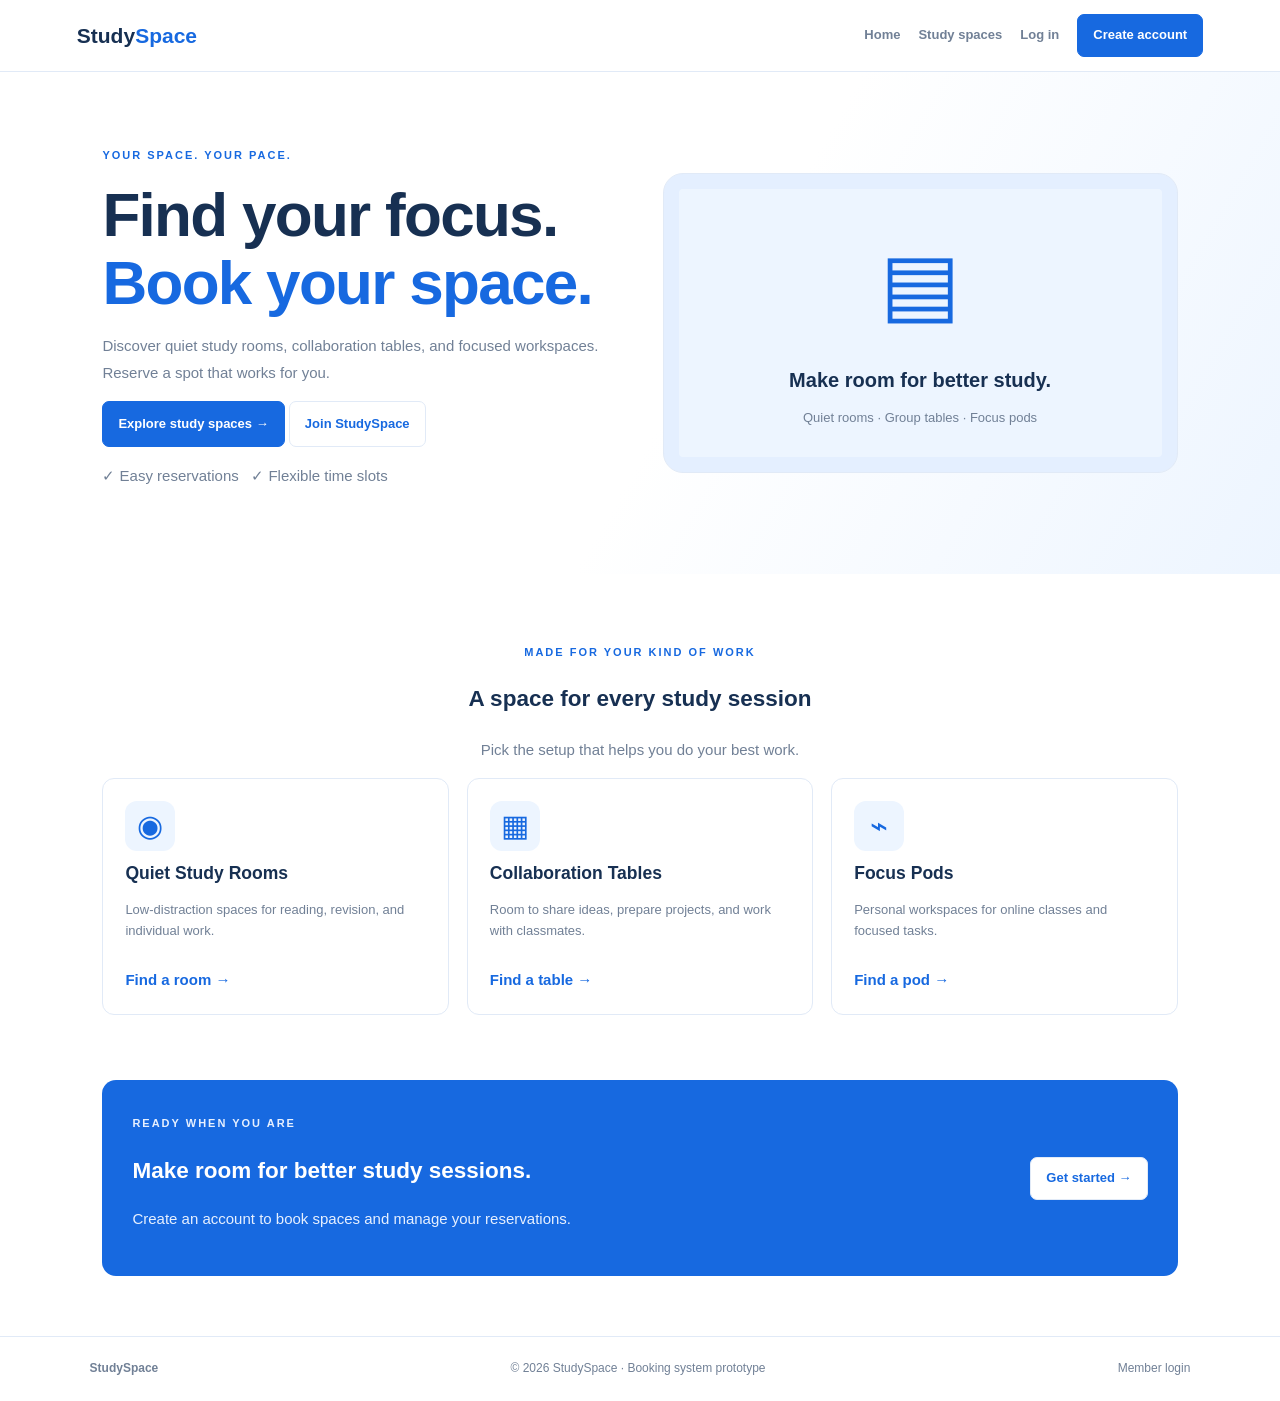
<file: index.html>
<!doctype html>
  <html lang="en">
  <head><meta charset="utf-8">
    <meta name="viewport" content="width=device-width,initial-scale=1">
    <title>StudySpace | Book your focus</title>
    <link rel="stylesheet" href="study.css">
    <link rel="stylesheet" href="index.css">
  
  </head>
  <body>
    <header class="top">
      <a class="brand" href="index.html">Study<b>Space</b></a>
      <button class="mobile btn" id="menu">☰</button>
      <nav id="nav"><a href="index.html">Home</a>
        <a href="#spaces">Study spaces</a><a href="login.html" id="loginLink">Log in</a>
        <a class="btn primary" href="form.html" id="registerLink">Create account</a></nav>
      
    </header>
    
    <main>
      <section class="hero"><div><span class="eyebrow">YOUR SPACE. YOUR PACE.</span>
        <h1>Find your focus.<br><span class="blue">Book your space.</span></h1>
        <p>Discover quiet study rooms, collaboration tables, and focused workspaces. Reserve a spot that works for you.</p><p>
          <a class="btn primary" id="explore" href="login.html">Explore study spaces →</a> <a class="btn" href="form.html">Join StudySpace</a></p>
        <p>✓ Easy reservations &nbsp; ✓ Flexible time slots</p></div>
        <div class="hero-art">▤<div style="font-size:20px;font-weight:bold;color:#173052">Make room for better study.</div>
          <div style="font-size:13px;color:#718096">Quiet rooms · Group tables · Focus pods</div></div></section>
      <section class="section" id="spaces"><div class="center"><span class="eyebrow">MADE FOR YOUR KIND OF WORK</span>
        <h2>A space for every study session</h2><p class="muted">Pick the setup that helps you do your best work.</p></div>
        <div class="cards"><article class="card"><div class="symbol">◉</div>
          <h3>Quiet Study Rooms</h3><p>Low-distraction spaces for reading, revision, and individual work.</p>
          <a class="blue protected" href="login.html">Find a room →</a></article><article class="card"><div class="symbol">▦</div>
            <h3>Collaboration Tables</h3><p>Room to share ideas, prepare projects, and work with classmates.</p>
            <a class="blue protected" href="login.html">Find a table →</a></article>
          <article class="card"><div class="symbol">⌁</div>
            <h3>Focus Pods</h3><p>Personal workspaces for online classes and focused tasks.</p>
            <a class="blue protected" href="login.html">Find a pod →</a></article></div></section>
      <section class="cta"><div><span class="eyebrow" style="color:#e7f0ff">READY WHEN YOU ARE</span>
        <h2>Make room for better study sessions.</h2><p>Create an account to book spaces and manage your reservations.</p></div>
        <a class="btn white" href="form.html">Get started →</a></section></main>
    <footer class="foot"><b>StudySpace</b><span>© <span id="year"></span> StudySpace · Booking system prototype</span><a href="login.html">Member login</a></footer>
    
    <script src="index.js"></script></body>
  </html>
</file>
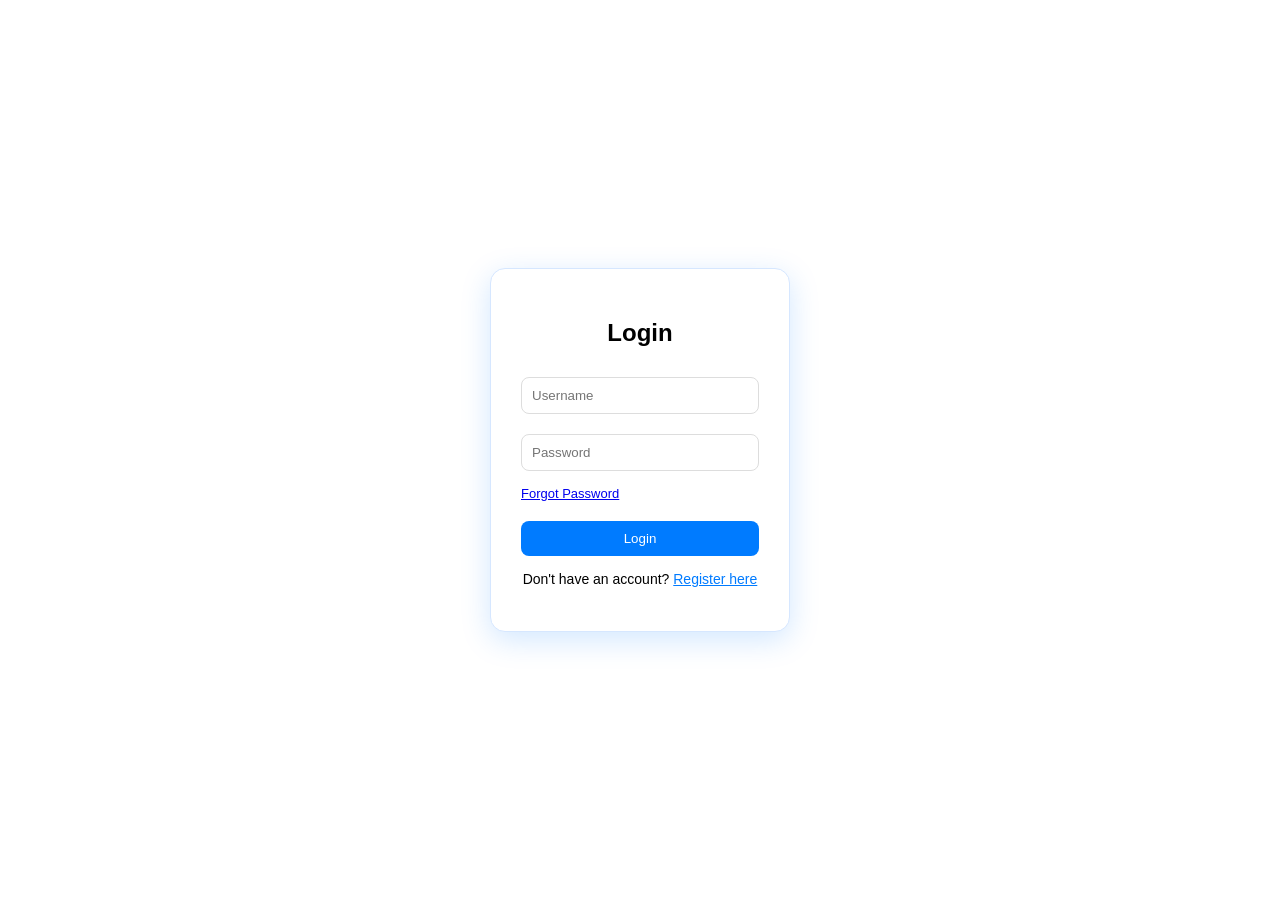
<file: admin.html>
<!doctype html><html lang="en"><head><meta charset="utf-8"><meta name="viewport" content="width=device-width,initial-scale=1"><title>Admin | StudySpace</title><link rel="stylesheet" href="study.css"></head><body><header class="top"><a class="brand" href="index.html">Study<b>Space</b></a><button class="mobile btn" id="menu">☰</button><nav id="nav"><a href="study-dashboard.html">Dashboard</a><a href="spaces.html">Find a space</a><a href="reservations.html">My reservations</a><a href="admin.html">Admin</a><a href="#" id="logout" class="btn">Log out</a></nav></header><main class="wrap"><div class="pagehead"><div><span class="eyebrow">SYSTEM MANAGEMENT</span><h1>Admin dashboard</h1><p class="muted">Manage spaces and reservations.</p></div></div><div class="notice"> admin access is based on the username <b>Secret No Clue</b>. This is not secure server-side authorization.</div><div class="grid stats"><div class="stat"><span>Total spaces</span><strong id="spaceCount">0</strong></div><div class="stat"><span>Total reservations</span><strong id="bookingCount">0</strong></div><div class="stat"><span>Active reservations</span><strong id="activeCount">0</strong></div></div><section class="panel" style="margin-bottom:22px"><h2>Add a study space</h2><form id="add"><div class="fieldgrid"><div class="field"><label for="name">Space name</label><input id="name" required maxlength="60"></div><div class="field"><label for="type">Type</label><select id="type"><option>Quiet Room</option><option>Group Table</option><option>Group Room</option><option>Focus Pod</option></select></div><div class="field"><label for="capacity">Capacity</label><input id="capacity" type="number" min="1" max="30" value="1" required></div><div class="field"><label for="rate">Rate per hour (₱)</label><input id="rate" type="number" min="0" value="30" required></div><div class="field" style="grid-column:1/-1"><label for="description">Description</label><input id="description" maxlength="180"></div></div><div class="actions"><button class="btn primary">Add space</button></div></form></section><section class="panel" style="margin-bottom:22px"><h2>Manage spaces</h2><div id="spaceTable"></div></section><section class="panel"><h2>All reservations</h2><div class="toolbar"><select id="status"><option value="all">All statuses</option><option>Confirmed</option><option>Cancelled</option></select></div><div id="bookingTable"></div></section></main><footer class="foot">StudySpace · Admin prototype</footer><script src="study-core.js"></script><script src="admin.js"></script></body></html>
</file>
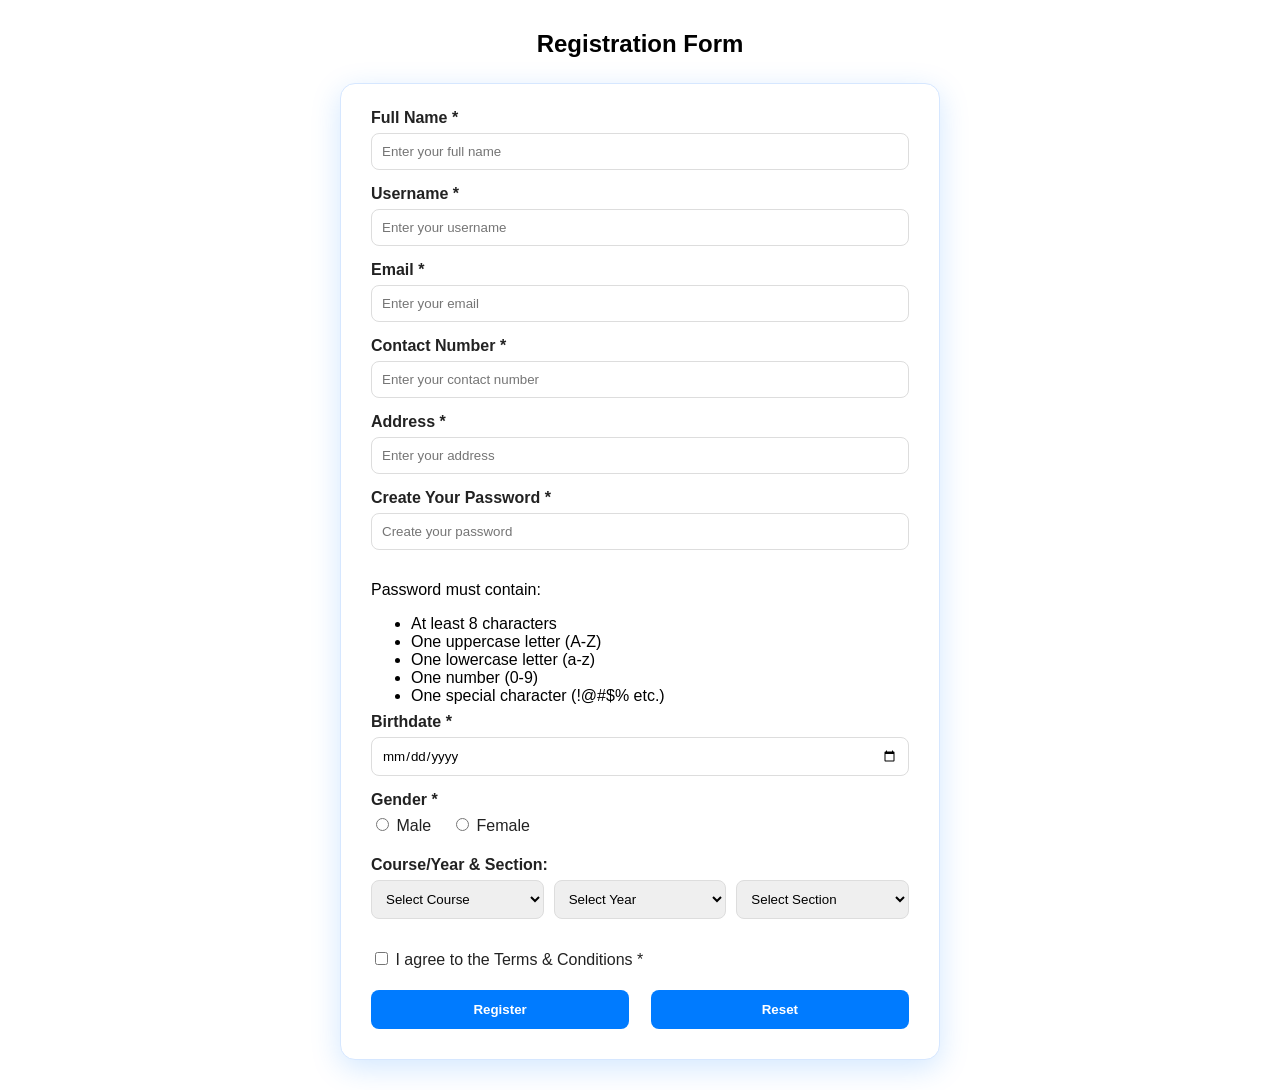
<file: form.html>
<!DOCTYPE html>
<html lang="en">
<head>
    <meta charset="UTF-8"/>
    <meta name="viewport" content="width=device-width, initial-scale=1"/>
    <title>Registration Form Activity</title>
    <link rel="stylesheet" href="form.css">
</head>
<body>
    <h2>Registration Form</h2>
    <form id="registerform" onsubmit="return validateForm()">

        <label for="fullname">Full Name *</label>
        <input type="text" id="fulname" name="fullname" placeholder="Enter your full name" required=""/>

        <label for="username">Username *</label>
        <input type="text" id="username" name="username" placeholder="Enter your username" required=""/>

        <label for="email">Email *</label>
        <input type="email" id="email" name="email" placeholder="Enter your email" required=""/>

        <label for="contact">Contact Number *</label>
        <input type="tel" id="contact" name="contact" placeholder="Enter your contact number" required="[0-9]{11}" maxlength="11"/>

        <label for="address">Address *</label>
        <input type="text" id="address" name="address" placeholder="Enter your address" required=""/>

        
<label for="password">Create Your Password *</label>
<input type="password" id="password" name="password" placeholder="Create your password" required=""/>

<div id="passwordRequirements" class="password-requirements">
    <p>Password must contain:</p>
    <ul>
        <li id="reg-length">At least 8 characters</li>
        <li id="reg-upper">One uppercase letter (A-Z)</li>
        <li id="reg-lower">One lowercase letter (a-z)</li>
        <li id="reg-number">One number (0-9)</li>
        <li id="reg-special">One special character (!@#$% etc.)</li>
    </ul>
</div>

<div id="confirmPasswordGroup" style="display: none;">
    <label for="confirmPassword">Re-enter Password *</label>
    <input type="password" id="confirmPassword" name="confirmPassword" placeholder="Re-enter your password" disabled/>
</div>

<span id="passwordError"></span>

        
        <label for="birthdate">Birthdate *</label>
        <input type="date" id="birthdate" name="birthdate" required=""/>

        <label>Gender *</label>
        <div class="radio-group">
            <label><input type="radio" name="gender" value="Male"/> Male</label>
            <label><input type="radio" name="gender" value="Female"/> Female</label>
        </div>

        <label>Course/Year & Section:</label>
        <div class="course-year-section">
            <select id="course" name="course">
                <option value="">Select Course</option>
                <option value="BSIT">BSIT</option>
                <option value="BSCS">BSCS</option>
                <option value="BLIS">BLIS</option>
            </select>

            <select id="year" name="year">
                <option value="">Select Year</option>
                <option value="1">1</option>
                <option value="2">2</option>
                <option value="3">3</option>
                <option value="4">4</option>
            </select>

            <select id="section" name="section">
                <option value="">Select Section</option>
                <option value="A">A</option>
                <option value="B">B</option>
                <option value="C">C</option>
            </select>
        </div>

        <div class="checkbox-group">
            <label><input type="checkbox" id="terms" name="terms" required=""/> I agree to the Terms & Conditions *</label>
        </div>

        <div class="button-group">
            <button type="submit">Register</button>
            <button type="reset">Reset</button>
        </div>
    </form>

    <script src="form.js"></script>
</body>
</html>
</file>
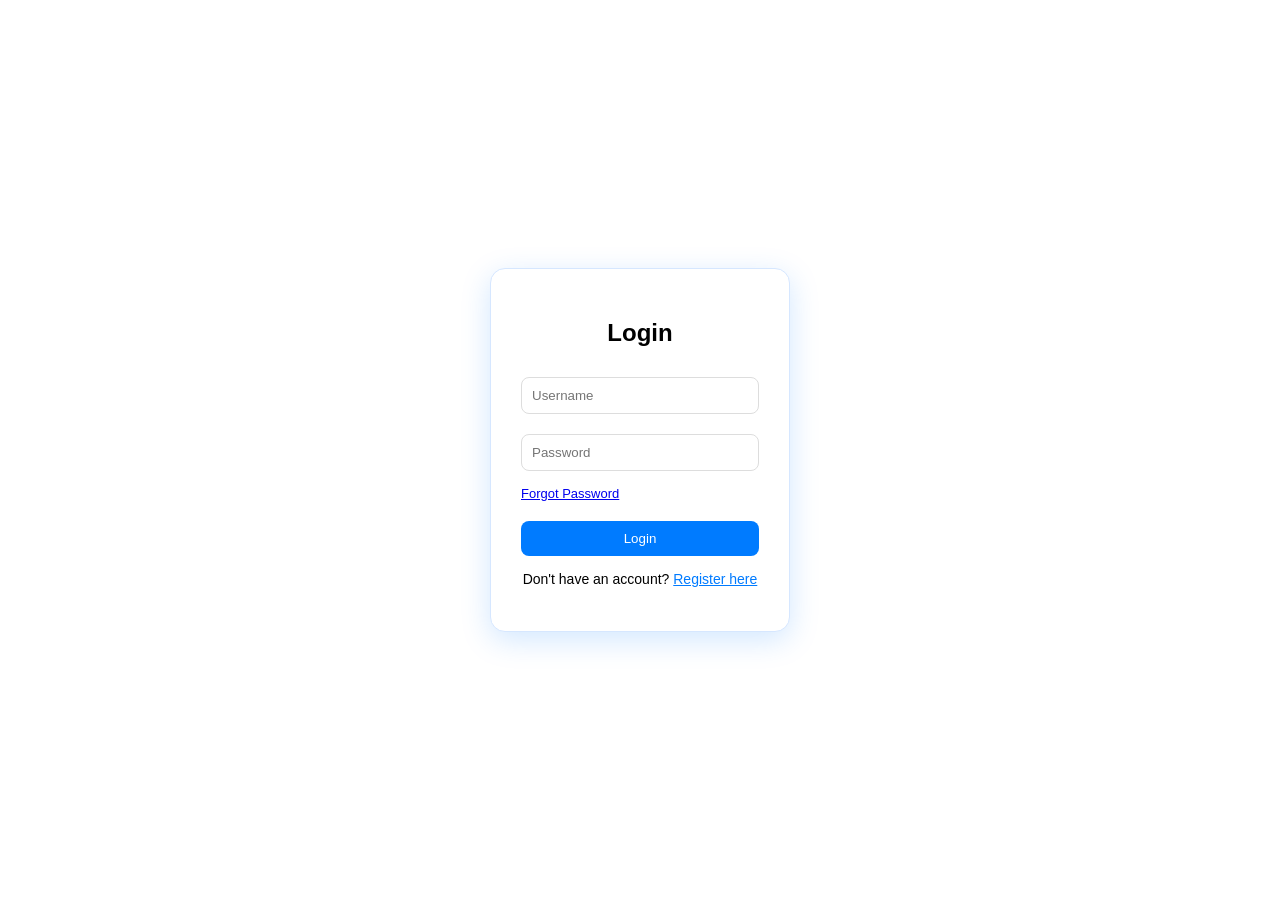
<file: login.html>
<!DOCTYPE html>
<html>
<head>
  <title>Login</title>
  <link rel="stylesheet" href="login.css">
</head>
<body>

  <div class="container">
    <h2>Login</h2>

    <form id="loginForm">
      <input type="text" id="username" placeholder="Username">
      <input type="password" id="password" placeholder="Password">
      <a href="forgot.html" class="forgot">Forgot Password</a>
      <button type="submit">Login</button>
    </form>
    <p id="error"></p>

    <div class="links">
      <p>Don't have an account? 
        <a href="form.html">Register here</a>
      </p>
    </div>
  </div>

  <script src="login.js"></script>
</body>
</html>
</file>
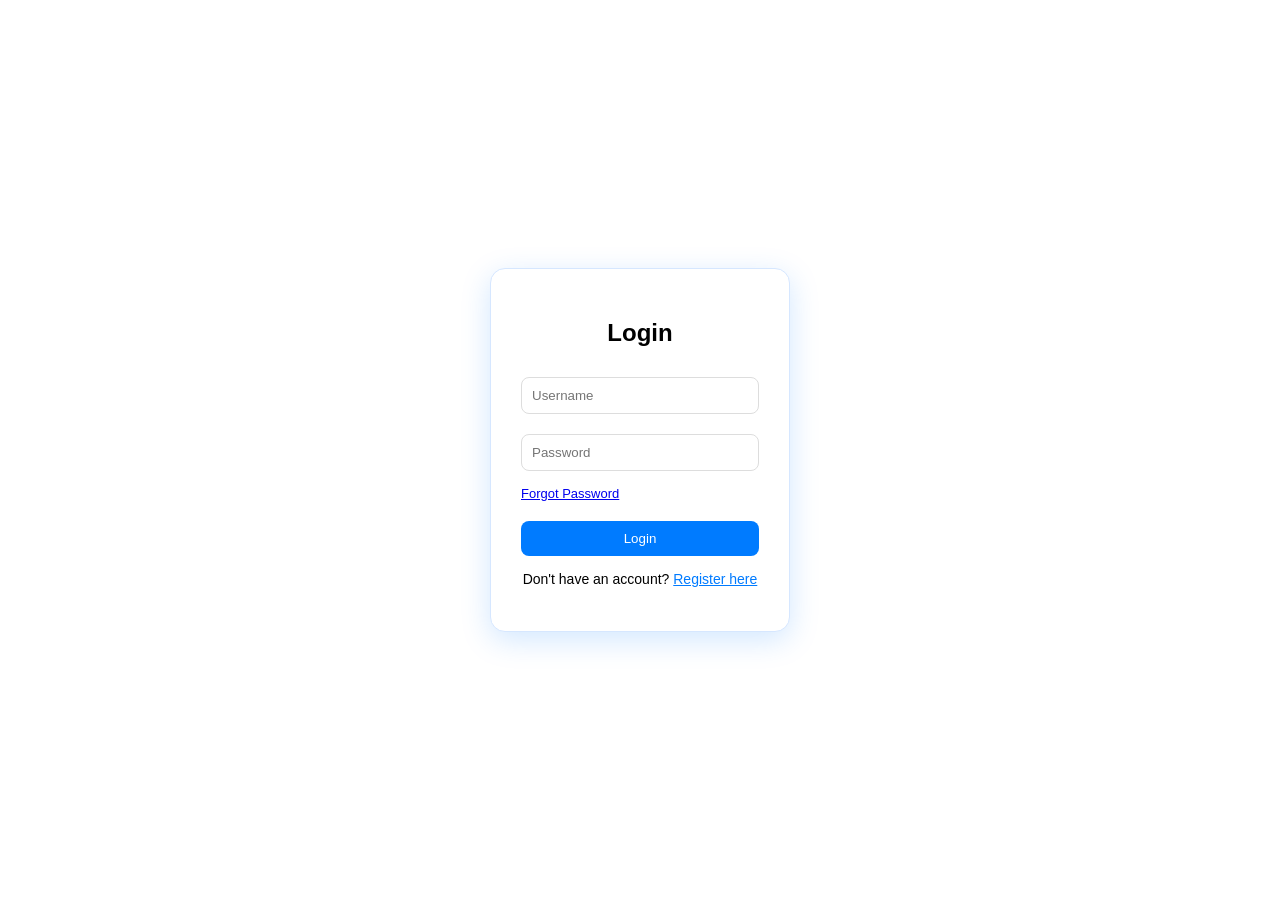
<file: reservations.html>
<!doctype html><html lang="en"><head><meta charset="utf-8"><meta name="viewport" content="width=device-width,initial-scale=1"><title>My reservations | StudySpace</title><link rel="stylesheet" href="study.css"></head><body><header class="top"><a class="brand" href="index.html">Study<b>Space</b></a><button class="mobile btn" id="menu">☰</button><nav id="nav"><a href="study-dashboard.html">Dashboard</a><a href="spaces.html">Find a space</a><a href="reservations.html">My reservations</a><a href="admin.html" id="adminLink" hidden>Admin</a><a href="#" id="logout" class="btn">Log out</a></nav></header><main class="wrap"><div class="pagehead"><div><span class="eyebrow">YOUR BOOKINGS</span><h1>My reservations</h1><p class="muted">Review upcoming sessions and booking history.</p></div><a class="btn primary" href="spaces.html">+ New reservation</a></div><div class="toolbar"><select id="filter"><option value="all">All statuses</option><option>Confirmed</option><option>Cancelled</option></select></div><section class="panel" id="list"></section></main><footer class="foot">StudySpace · Manage your bookings in one place.</footer><script src="study-core.js"></script><script src="reservations.js"></script></body></html>
</file>
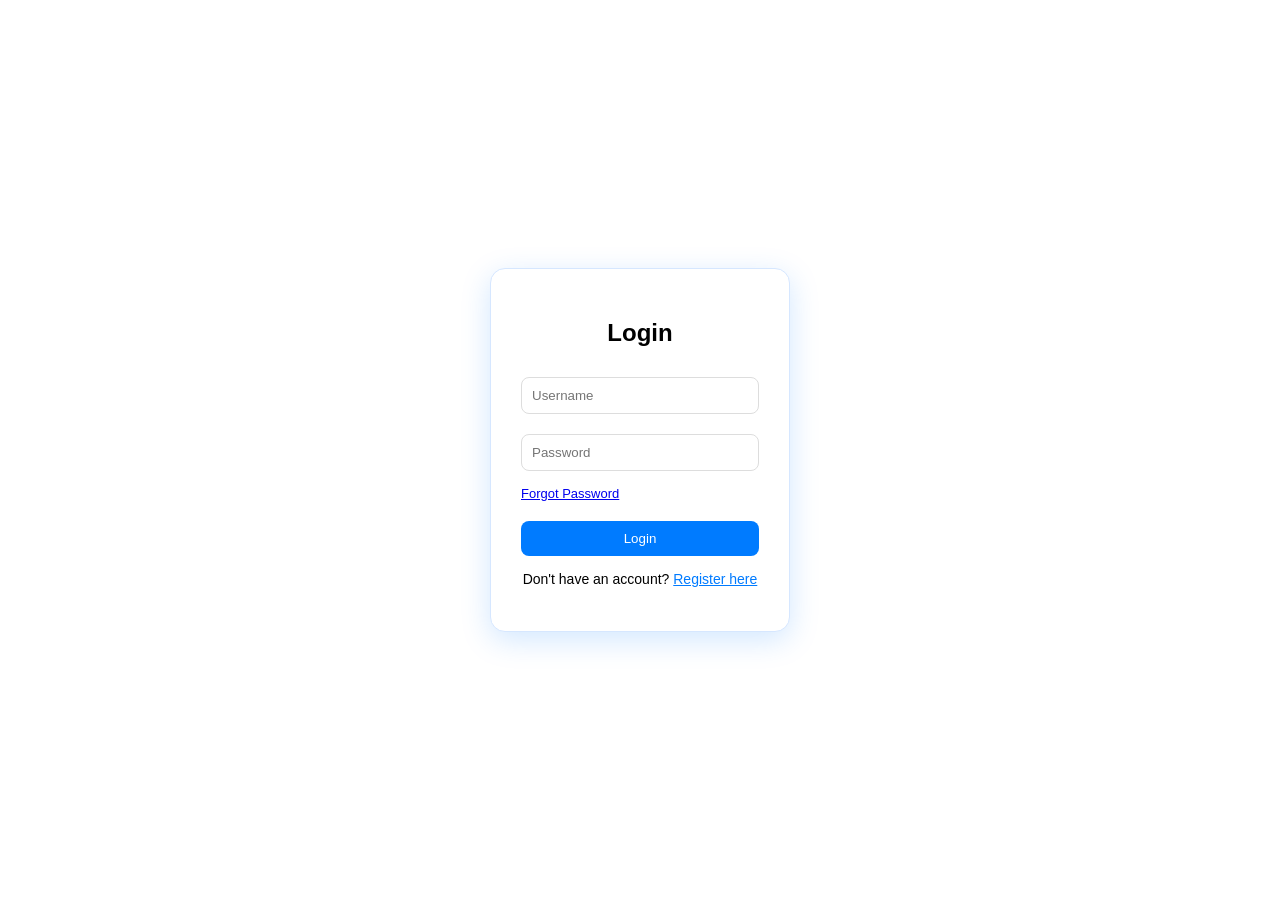
<file: spaces.html>
<!doctype html><html lang="en"><head><meta charset="utf-8"><meta name="viewport" content="width=device-width,initial-scale=1"><title>Find a space | StudySpace</title><link rel="stylesheet" href="study.css"></head><body><header class="top"><a class="brand" href="index.html">Study<b>Space</b></a><button class="mobile btn" id="menu">☰</button><nav id="nav"><a href="study-dashboard.html">Dashboard</a><a href="spaces.html">Find a space</a><a href="reservations.html">My reservations</a><a href="admin.html" id="adminLink" hidden>Admin</a><a href="#" id="logout" class="btn">Log out</a></nav></header><main class="wrap"><div class="pagehead"><div><span class="eyebrow">FIND YOUR FOCUS</span><h1>Explore study spaces</h1><p class="muted">Choose a space and reserve a time.</p></div></div><div class="toolbar"><input id="search" placeholder="Search spaces…"><select id="type"><option value="all">All types</option><option>Quiet Room</option><option>Group Table</option><option>Group Room</option><option>Focus Pod</option></select></div><div class="grid spaces" id="spaceGrid"></div><section class="panel" id="bookingPanel" hidden style="margin-top:25px"><div class="pagehead"><div><span class="eyebrow">RESERVE YOUR SPOT</span><h2 id="bookTitle">Book a space</h2><p class="muted" id="bookInfo"></p></div><button class="btn" id="close">Close</button></div><form id="bookForm"><input id="sid" type="hidden"><div class="fieldgrid"><div class="field"><label for="day">Date</label><input id="day" type="date" required></div><div class="field"><label for="start">Start time</label><select id="start"><option>08:00</option><option>09:00</option><option>10:00</option><option>11:00</option><option>12:00</option><option>13:00</option><option>14:00</option><option>15:00</option><option>16:00</option><option>17:00</option><option>18:00</option></select></div><div class="field"><label for="duration">Duration</label><select id="duration"><option value="1">1 hour</option><option value="2">2 hours</option><option value="3">3 hours</option><option value="4">4 hours</option></select></div><div class="field"><label for="guests">Guests</label><input id="guests" type="number" min="1" value="1" required></div></div><div class="notice" id="price">Select date and time.</div><div id="message" aria-live="polite"></div><div class="actions"><button class="btn primary" type="submit">Confirm reservation</button><button class="btn" type="button" id="cancel">Close</button></div></form></section></main><footer class="foot">StudySpace · Book a better study session.</footer><script src="study-core.js"></script><script src="spaces.js"></script></body></html>
</file>
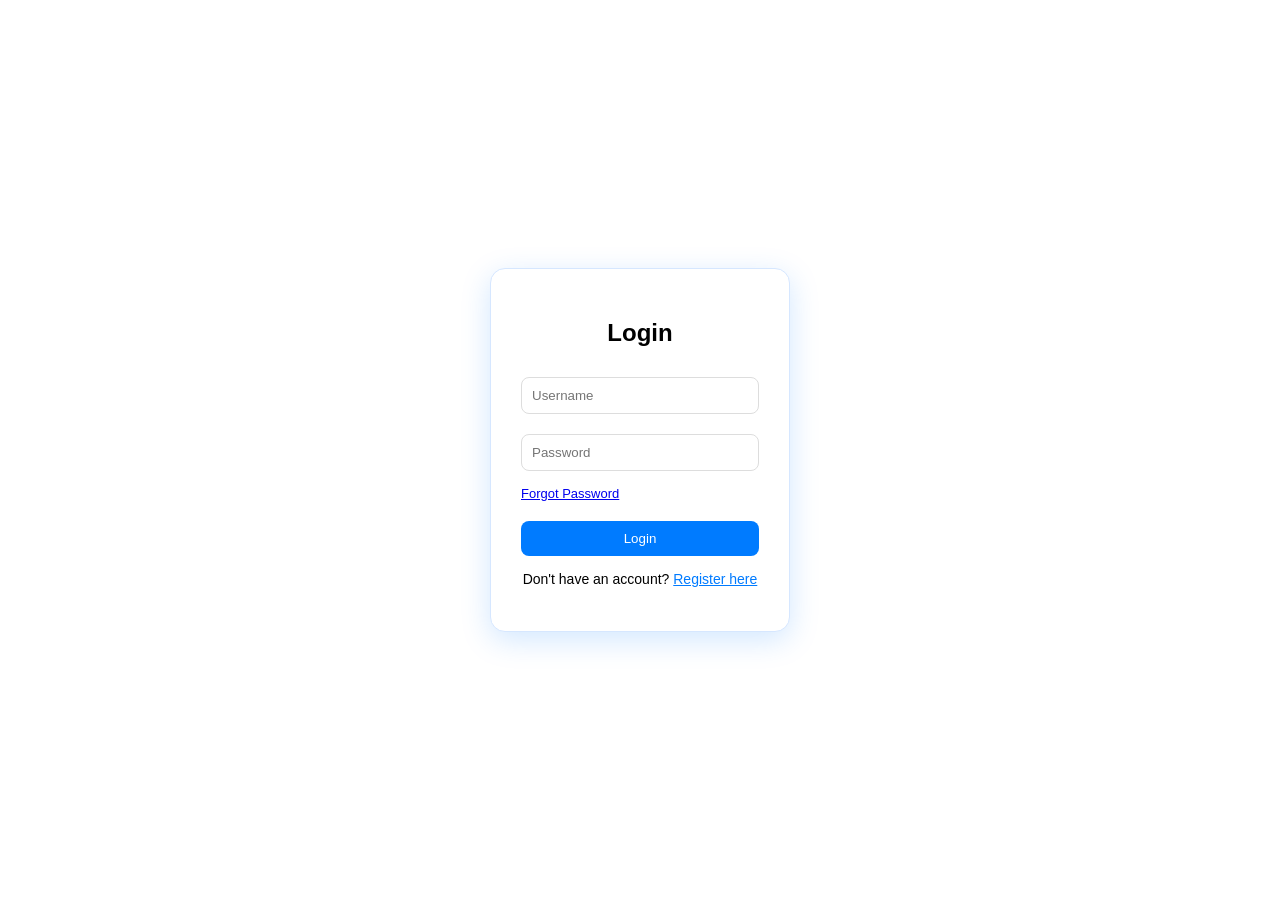
<file: study-dashboard.html>
<!doctype html><html lang="en"><head><meta charset="utf-8"><meta name="viewport" content="width=device-width,initial-scale=1"><title>Dashboard | StudySpace</title><link rel="stylesheet" href="study.css"></head><body><header class="top"><a class="brand" href="index.html">Study<b>Space</b></a><button class="mobile btn" id="menu">☰</button><nav id="nav"><a href="study-dashboard.html">Dashboard</a><a href="spaces.html">Find a space</a><a href="reservations.html">My reservations</a><a id="adminLink" href="admin.html" hidden>Admin</a><a href="#" id="logout" class="btn">Log out</a></nav></header><main class="wrap"><div class="pagehead"><div><span class="eyebrow">YOUR STUDYSPACE</span><h1 id="welcome">Welcome back</h1><p class="muted">Plan your next focused study session.</p></div><a class="btn primary" href="spaces.html">+ Book a space</a></div><div class="grid stats"><div class="stat"><span>My reservations</span><strong id="total">0</strong></div><div class="stat"><span>Upcoming sessions</span><strong id="upcoming">0</strong></div><div class="stat"><span>Hours booked</span><strong id="hours">0</strong></div></div><section class="panel"><h2>Upcoming reservations</h2><div id="list"></div></section><section style="margin-top:25px"><div class="pagehead"><div><h2>Explore study spaces</h2><p class="muted">Choose the setup that suits your work.</p></div><a class="btn" href="spaces.html">See all →</a></div><div class="grid spaces" id="preview"></div></section></main><footer class="foot">StudySpace · Your study, your pace.</footer><script src="study-core.js"></script><script src="study-dashboard.js"></script></body></html>
</file>
<file: study.css>
:root{--b:#1769e0;--bd:#1052b8;--p:#edf5ff;--t:#173052;--m:#718096;--line:#e1eaf7}*{box-sizing:border-box}body{margin:0;font:15px Arial,sans-serif;color:var(--t);line-height:1.6}a{text-decoration:none;color:inherit}button,input,select{font:inherit}.top{padding:14px 6%;border-bottom:1px solid var(--line);display:flex;justify-content:space-between;align-items:center;gap:18px;position:sticky;top:0;background:#fff;z-index:5}.brand{font-size:21px;font-weight:800}.brand b{color:var(--b)}nav{display:flex;align-items:center;gap:18px}nav a{font-size:13px;font-weight:bold;color:var(--m)}nav a:hover{color:var(--b)}.btn{display:inline-block;border:1px solid var(--line);border-radius:7px;padding:10px 15px;background:#fff;color:var(--b);font-weight:bold;font-size:13px;cursor:pointer}.primary{background:var(--b);color:#fff;border-color:var(--b)}.primary:hover{background:var(--bd)}.wrap{max-width:1150px;margin:auto;padding:34px 24px 60px}.eyebrow{color:var(--b);font-size:11px;letter-spacing:2px;font-weight:bold}.hero{display:grid;grid-template-columns:1fr 1fr;gap:45px;align-items:center;padding:70px 8%;background:linear-gradient(120deg,#fff 55%,var(--p))}.hero h1{font-size:clamp(40px,5vw,62px);line-height:1.1;margin:15px 0}.blue{color:var(--b)}.hero p,.muted{color:var(--m);line-height:1.8}.hero-art{border-radius:20px;background:var(--p);padding:40px;text-align:center;color:var(--b);font-size:85px;border:1px solid var(--line)}.section{padding:65px 8%}.center{text-align:center}.cards{display:grid;grid-template-columns:repeat(3,minmax(0,1fr));gap:18px}.card,.panel,.stat{border:1px solid var(--line);border-radius:12px;background:white;padding:22px}.card h3{margin:8px 0}.card p{font-size:13px;color:var(--m);min-height:55px}.symbol{font-size:30px;color:var(--b);background:var(--p);display:grid;place-items:center;width:50px;height:50px;border-radius:12px}.cta{background:var(--b);color:#fff;margin:0 8% 60px;padding:30px;border-radius:14px;display:flex;justify-content:space-between;align-items:center;gap:20px}.cta p{color:#e7f0ff}.white{background:white;color:var(--b)}.foot{border-top:1px solid var(--line);padding:22px 7%;display:flex;justify-content:space-between;gap:15px;color:var(--m);font-size:12px}.pagehead{display:flex;justify-content:space-between;align-items:start;gap:18px;margin-bottom:24px}.pagehead h1{font-size:32px;line-height:1.2;margin:5px 0}.grid{display:grid;gap:18px}.stats{grid-template-columns:repeat(3,minmax(0,1fr));margin-bottom:22px}.stat{background:linear-gradient(135deg,#fff,#f4f8ff)}.stat span{font-size:12px;color:var(--m)}.stat strong{display:block;font-size:28px;color:var(--b)}.spaces{grid-template-columns:repeat(3,minmax(0,1fr))}.space{padding:0;overflow:hidden;display:flex;flex-direction:column}.space-icon{height:115px;background:var(--p);display:grid;place-items:center;color:var(--b);font-size:45px}.space-inner{padding:18px;display:flex;flex-direction:column;flex:1}.space-inner p{flex:1}.space-meta{font-size:12px;display:flex;justify-content:space-between;gap:8px;margin:8px 0 14px}.fieldgrid{display:grid;grid-template-columns:repeat(2,minmax(0,1fr));gap:14px}.field{display:grid;gap:5px}.field label{font-size:12px;font-weight:bold}.field input,.field select{width:100%;padding:11px;border:1px solid #d6e2f2;border-radius:7px;background:white;color:var(--t)}.actions{display:flex;gap:10px;flex-wrap:wrap;margin-top:17px}.notice{padding:12px;background:var(--p);color:#174f9d;border-radius:8px;font-size:13px;margin:14px 0}.notice.error{background:#fff0f0;color:#a22}.tablewrap{overflow:auto}table{width:100%;border-collapse:collapse;min-width:600px}th,td{text-align:left;padding:12px;border-bottom:1px solid var(--line);font-size:12px}th{background:#f7faff;color:var(--m)}.badge{display:inline-block;padding:4px 9px;background:var(--p);color:var(--b);border-radius:20px;font-size:11px;font-weight:bold}.empty{text-align:center;padding:28px;color:var(--m);border:1px dashed #cddcf0;border-radius:10px}.empty b{display:block;color:var(--t)}.toolbar{display:flex;gap:10px;flex-wrap:wrap;margin-bottom:18px}.toolbar input,.toolbar select{padding:10px;border:1px solid var(--line);border-radius:7px}.mobile{display:none}@media(max-width:780px){.hero{grid-template-columns:1fr;text-align:center;padding:50px 6%}.cards,.spaces{grid-template-columns:repeat(2,minmax(0,1fr))}.hero-art{font-size:65px}.section{padding:50px 6%}.cta{margin:0 6% 45px}.top{padding:12px 5%}nav{gap:10px}}@media(max-width:580px){.top{flex-wrap:wrap}.mobile{display:block}.top nav{display:none;width:100%;flex-direction:column;align-items:stretch}.top nav.open{display:flex}.top nav a{padding:8px}.cards,.spaces,.stats,.fieldgrid{grid-template-columns:1fr}.pagehead,.cta,.foot{flex-direction:column}.pagehead h1{font-size:27px}.hero h1{font-size:42px}.wrap{padding:26px 5%}.hero-art{padding:25px}.cta{padding:25px}}
</file>
<file: index.css>
.hero h1{letter-spacing:-1.7px}.hero-art{min-height:300px;display:flex;flex-direction:column;align-items:center;justify-content:center;gap:12px;box-shadow:inset 0 0 0 15px #e4efff}.protected{font-weight:bold}.protected:hover{color:#1052b8}
</file>
<file: form.css>
body {
    font-family: Arial, sans-serif;
    margin: 0;
    padding: 30px 15px;
    background: #ffffff;
    min-height: 100vh;
    box-sizing: border-box;
}

/* Registration form */
form {
    background: #ffffff;
    max-width: 600px;
    margin: 0 auto;
    padding: 25px 30px 30px;

    border: 1px solid #d6e7ff;
    border-radius: 15px;
    box-shadow: 0 8px 30px rgba(0, 123, 255, 0.18);

    box-sizing: border-box;
}

h2 {
    text-align: center;
    color: #000000;
    margin-top: 0;
    margin-bottom: 25px;
}


label {
    display: block;
    font-weight: bold;
    margin-bottom: 6px;
    color: #222222;
}


input[type="text"],
input[type="email"],
input[type="password"],
input[type="date"],
input[type="tel"],
input[type="number"],
select {
    width: 100%;
    padding: 10px;
    box-sizing: border-box;

    border: 1px solid #dddddd;
    border-radius: 8px;
    margin-bottom: 15px;

    outline: none;
    font-family: Arial, sans-serif;
}

input:focus,
select:focus {
    border-color: #007BFF;
    box-shadow: 0 0 5px rgba(0, 123, 255, 0.2);
}


.radio-group,
.checkbox-group {
    display: flex;
    gap: 20px;
    margin-bottom: 15px;
    flex-wrap: wrap;
}

.radio-group label,
.checkbox-group label {
    font-weight: normal;
}


.course-year-section {
    display: flex;
    gap: 10px;
    margin-bottom: 15px;
}

.course-year-section select {
    width: 33.33%;
    min-width: 0;
}


button {
    width: 48%;
    padding: 12px;

    background-color: #007BFF;
    color: #ffffff;
    font-weight: bold;

    border: none;
    border-radius: 8px;
    cursor: pointer;
    transition: background-color 0.2s;
}

button:hover {
    background-color: #0056b3;
}

.button-group {
    display: flex;
    justify-content: space-between;
    gap: 10px;
}

/* Password error message */
#passwordError {
    display: block;
    margin-top: -8px;
    margin-bottom: 12px;
    color: red;
    font-size: 14px;
    text-align: center;
}


@media (max-width: 480px) {
    body {
        padding: 15px 10px;
    }

    form {
        padding: 20px 18px;
    }

    .course-year-section {
        gap: 6px;
    }

    .course-year-section select {
        width: 33.33%;
        font-size: 12px;
    }

    .radio-group,
    .checkbox-group {
        gap: 12px;
    }

    button {
        width: 50%;
        padding: 11px 6px;
    }
    
/* Password requirements */
.password-requirements {
    margin: -5px 0 15px;
    padding: 10px 12px;
    border: 1px solid #d6e7ff;
    border-radius: 8px;
    background: #f7fbff;
    font-size: 13px;
    color: #333333;
}

.password-requirements p {
    margin: 0 0 6px;
    font-weight: bold;
}

.password-requirements ul {
    margin: 0;
    padding-left: 20px;
}

.password-requirements li {
    margin: 3px 0;
}

.password-requirements li.valid {
    color: #16803c;
}

.password-requirements li.invalid {
    color: #c62828;
 }
}
</file>
<file: login.css>
body {
  margin: 0;
  padding: 20px;
  font-family: Arial, sans-serif;
  background: #ffffff;
  min-height: 100vh;
  box-sizing: border-box;

  display: flex;
  justify-content: center;
  align-items: center;
}

.container {
  background: #ffffff;
  padding: 30px;
  border-radius: 15px;

  border: 1px solid #d6e7ff;
  box-shadow: 0 8px 30px rgba(0, 123, 255, 0.18);

  text-align: center;
  width: 300px;
  max-width: 100%;
  box-sizing: border-box;
}

h2 {
  color: #000000;
}

input {
  width: 100%;
  padding: 10px;
  margin: 10px 0;
  box-sizing: border-box;

  border: 1px solid #dddddd;
  border-radius: 8px;
  outline: none;
}

input:focus {
  border-color: #007BFF;
  box-shadow: 0 0 5px rgba(0, 123, 255, 0.2);
}

button {
  width: 100%;
  padding: 10px;
  border: none;
  border-radius: 8px;

  background: #007BFF;
  color: #ffffff;
  cursor: pointer;
  transition: background 0.2s;
}

button:hover {
  background: #0056b3;
}

#error {
  color: red;
  font-size: 14px;
}

.links {
  margin-top: 15px;
}

.links p {
  color: #000000;
  font-size: 14px;
}

.links a {
  color: #007BFF;
  text-decoration: underline;
}

.links a:hover {
  color: #0056b3;
}

.forgot {
  display: block;
  margin-top: 5px;
  margin-bottom: 20px;
  font-size: 13px;
  text-align: left;
}
</file>
